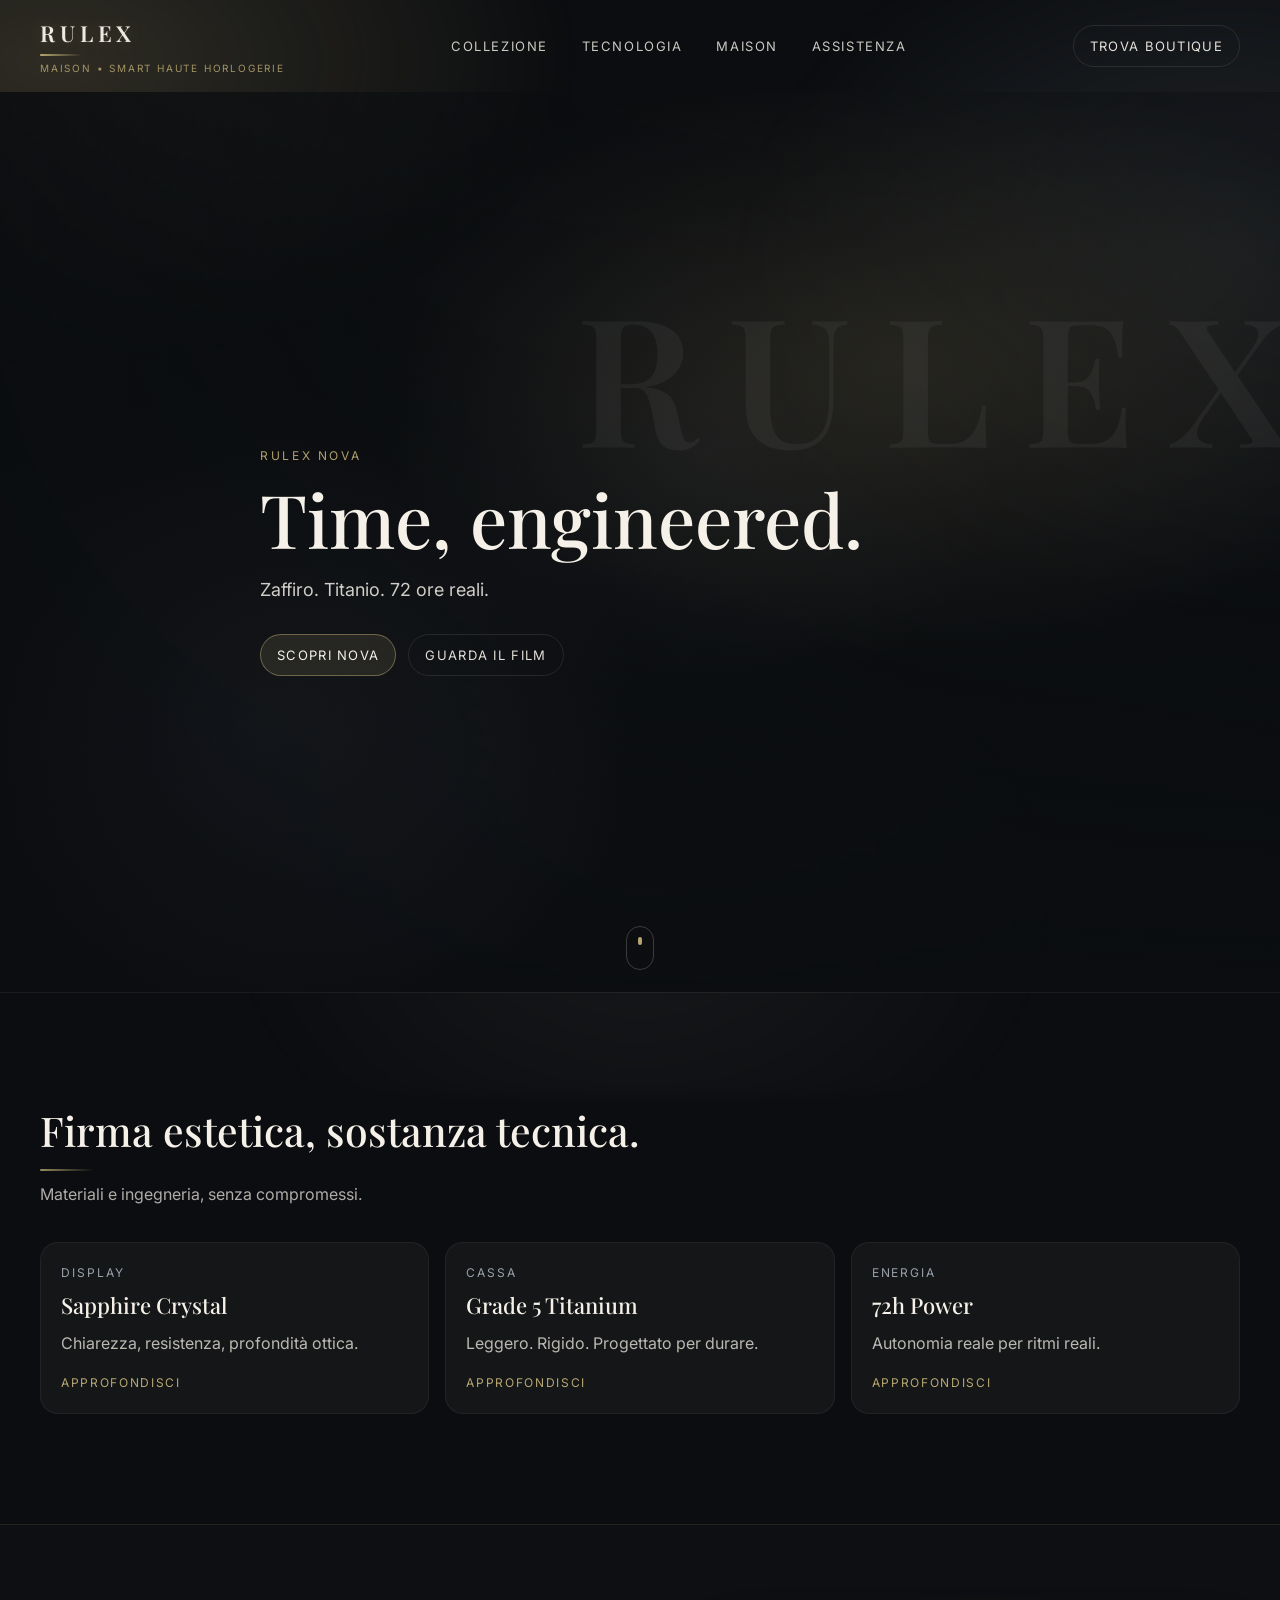
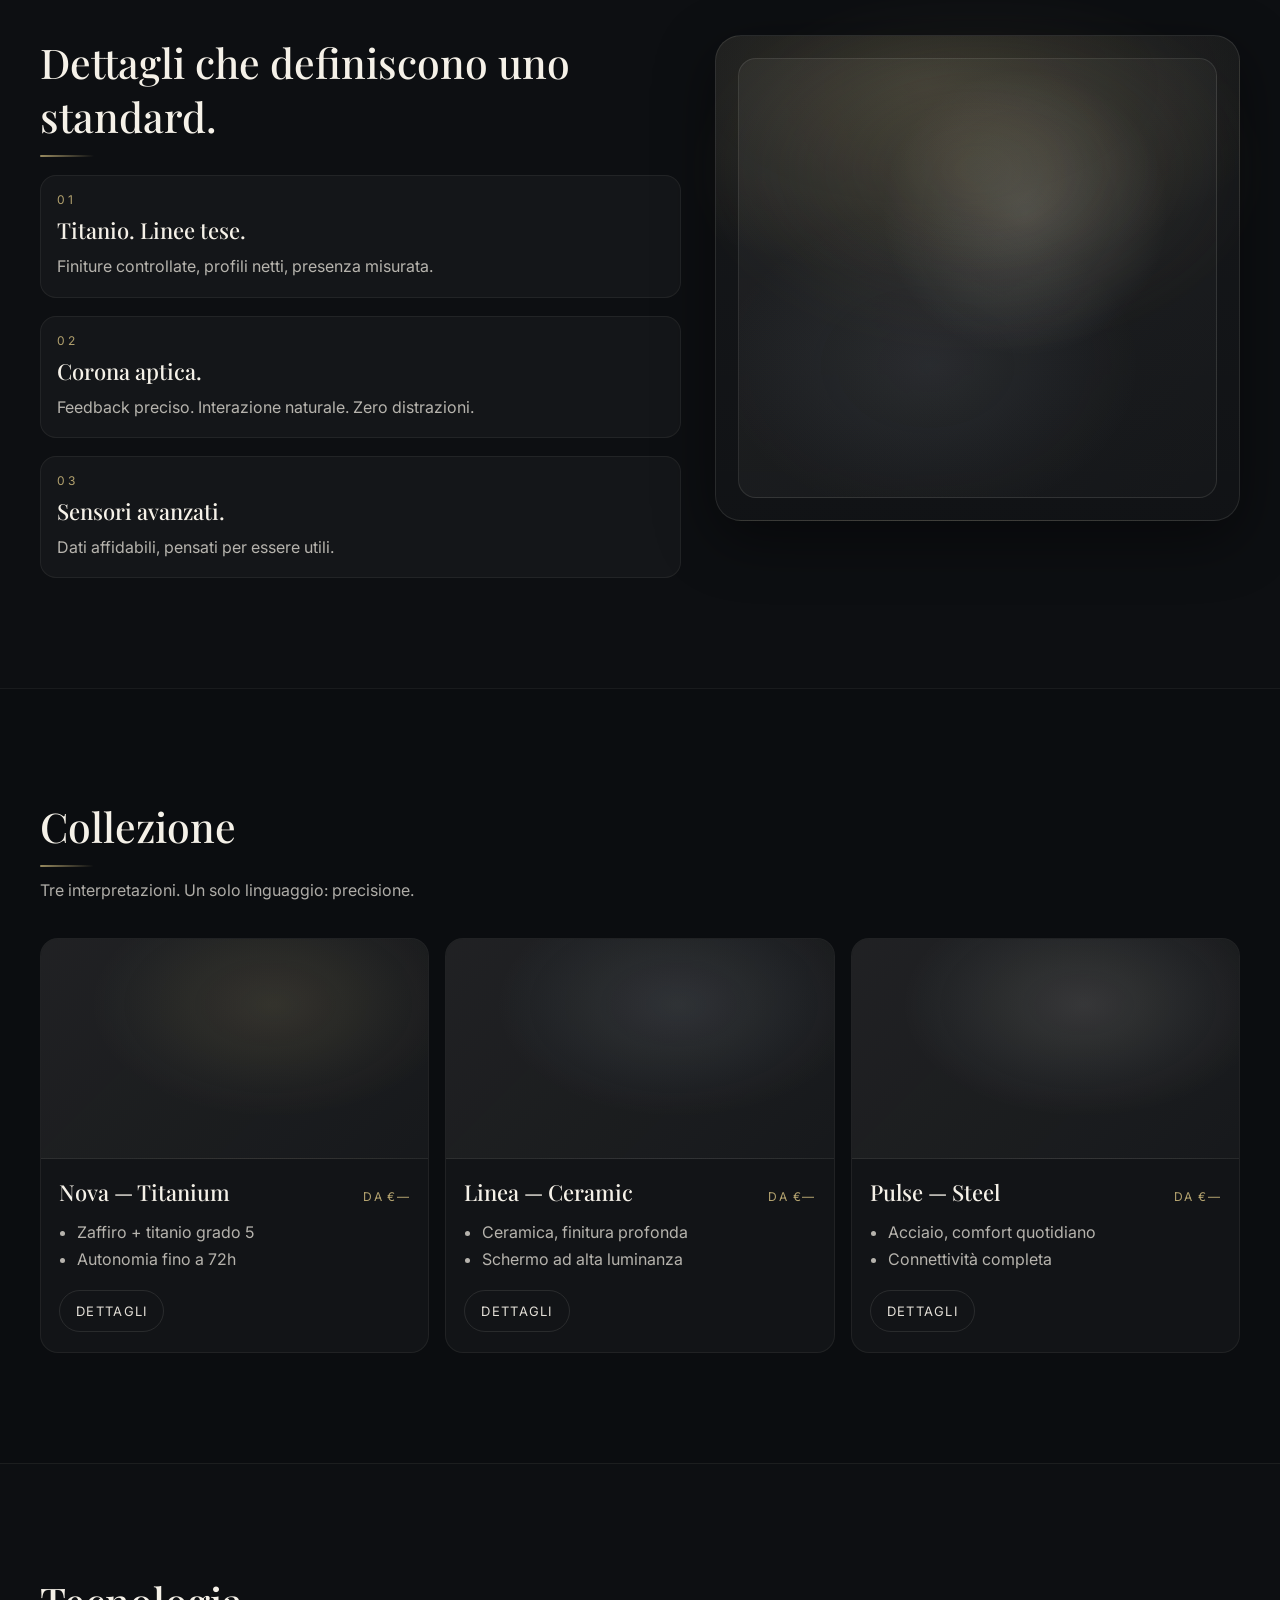
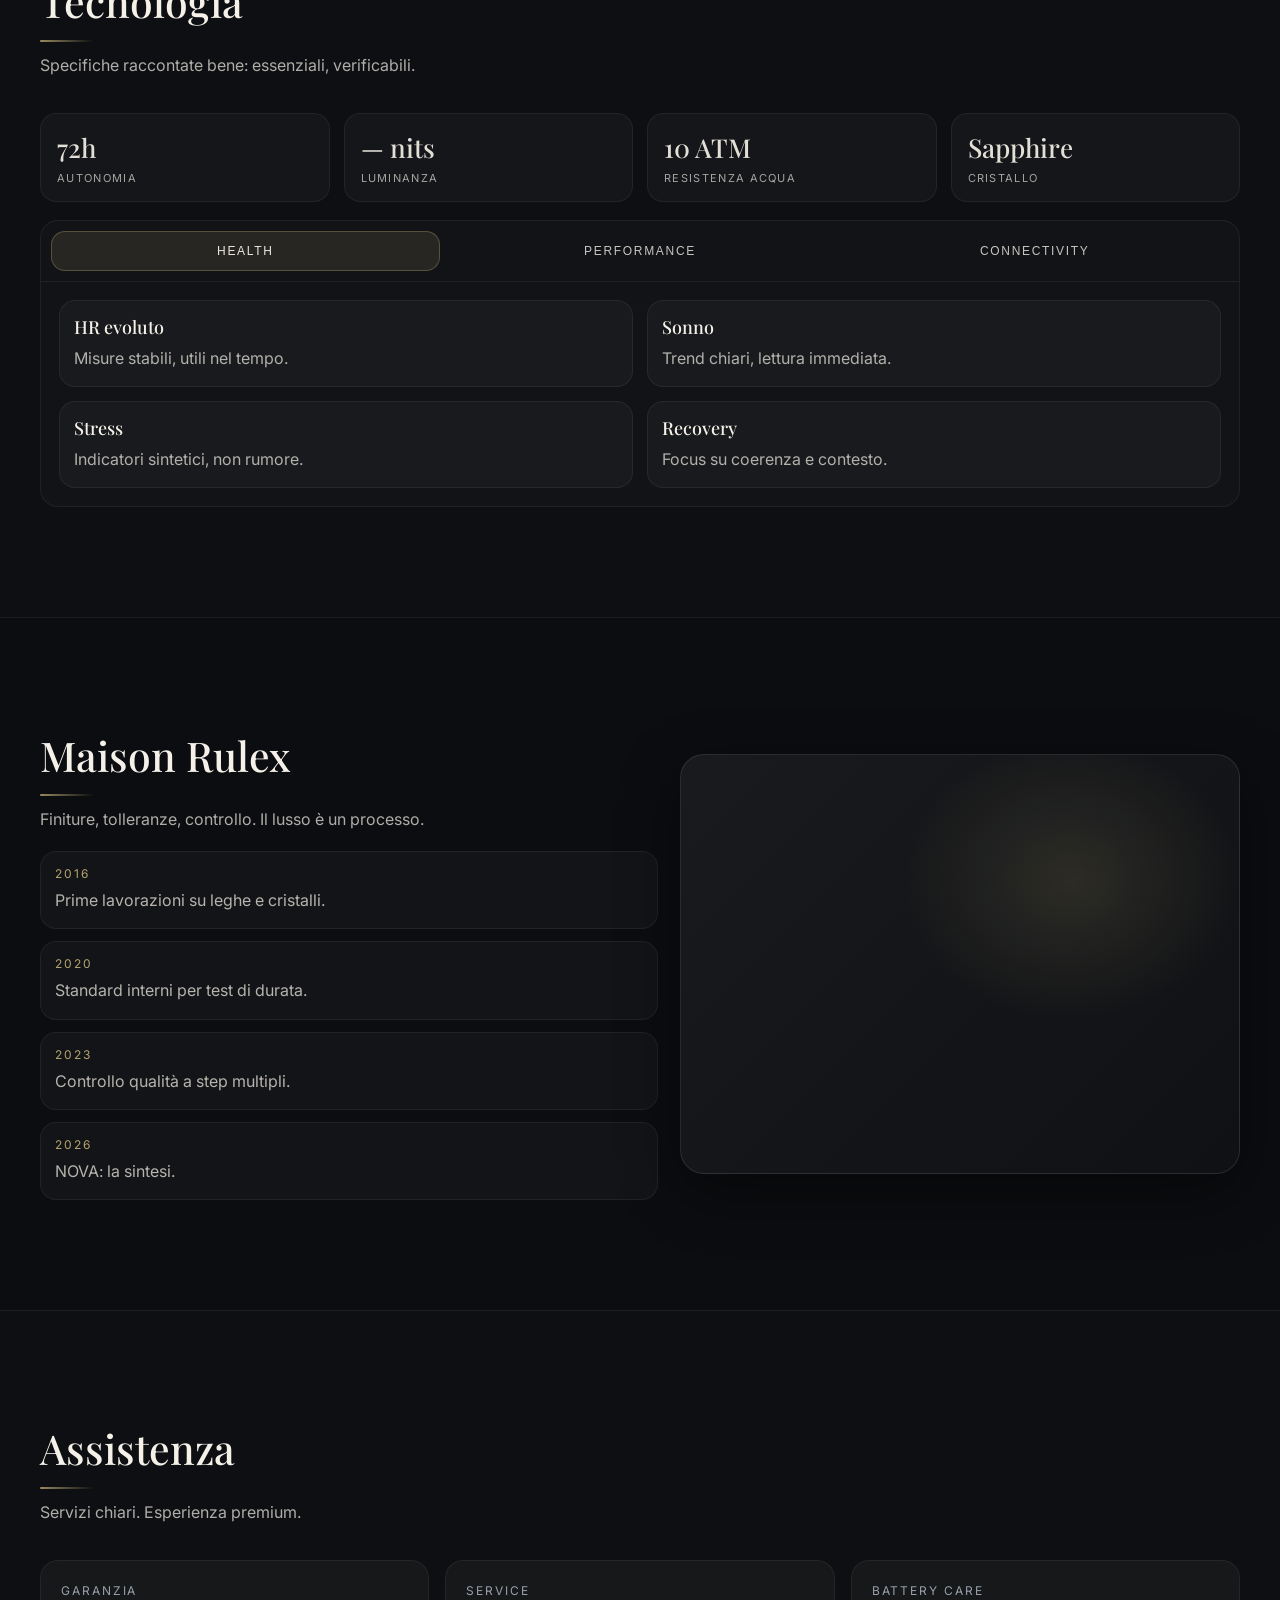
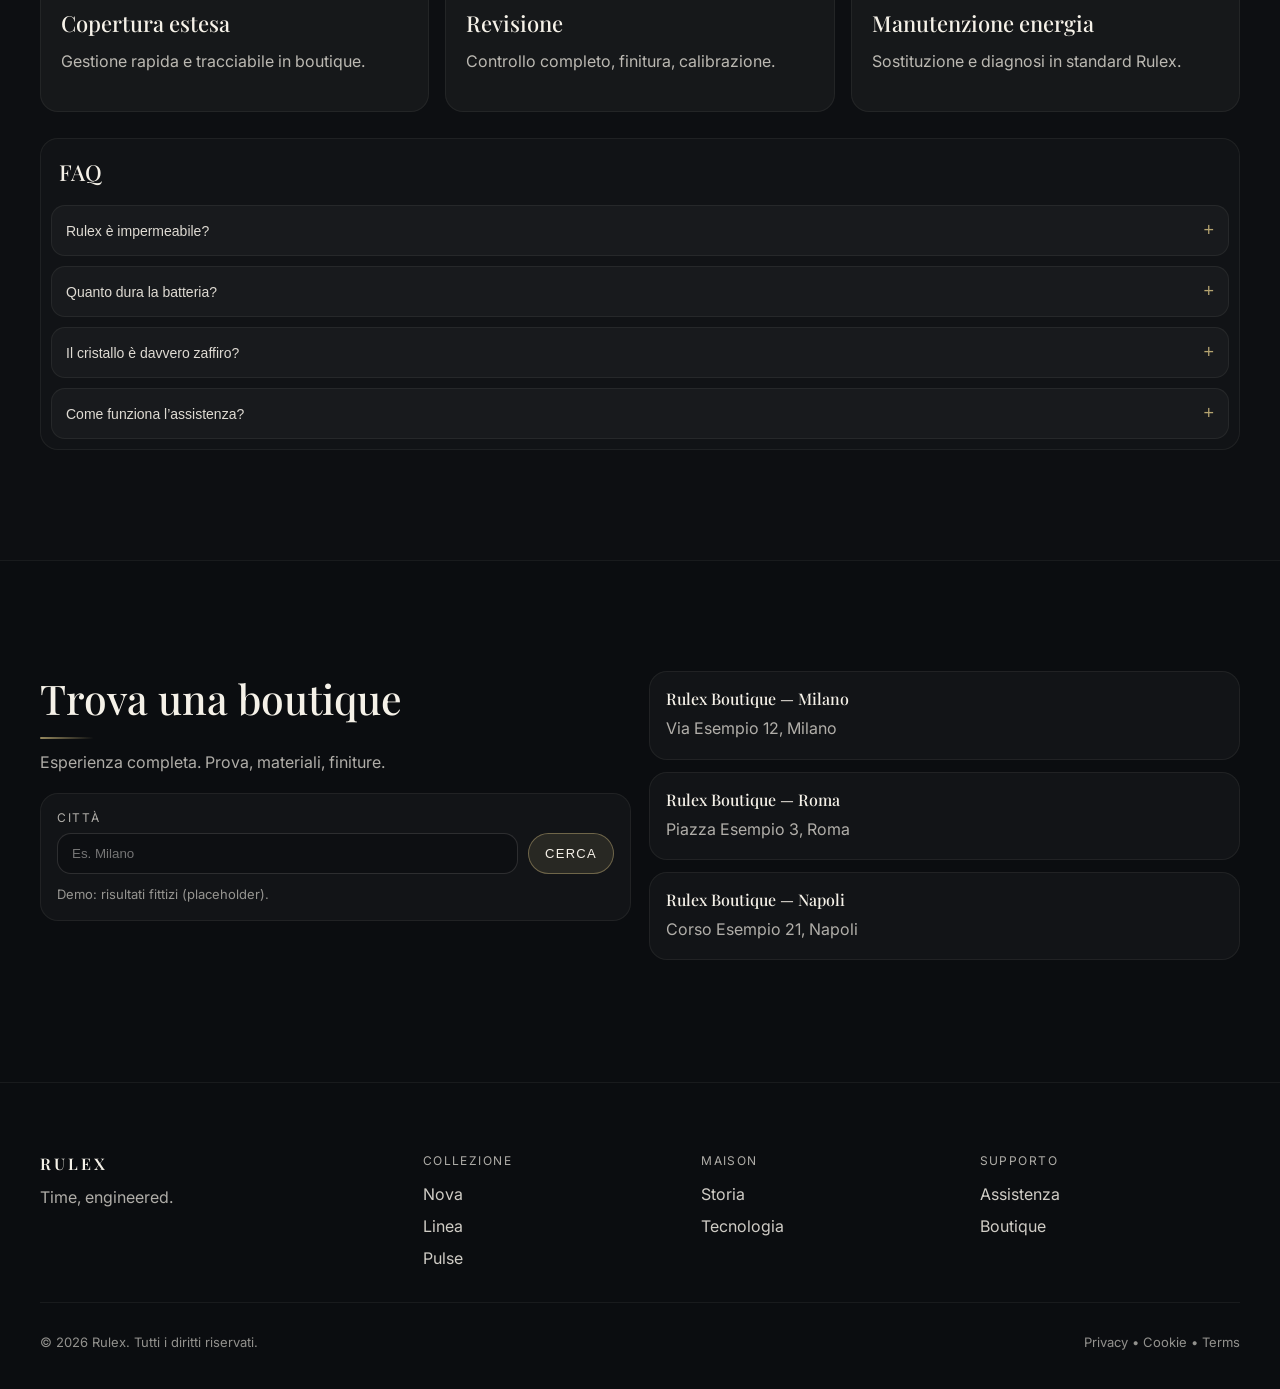
<file: Corso_Python/Febbraio/03_Martedi/Pomeriggio/esercizio_sito/index.html>
<!DOCTYPE html>
<html lang="it">
<head>
  <meta charset="UTF-8" />
  <meta name="viewport" content="width=device-width, initial-scale=1.0" />
  <title>RULEX — Time, engineered.</title>
  <meta name="description" content="RULEX. Luxury smartwatch engineered for precision. Sapphire, titanium, 72h power." />

  <!-- Fonts -->
  <link rel="preconnect" href="https://fonts.googleapis.com">
  <link rel="preconnect" href="https://fonts.gstatic.com" crossorigin>
  <link href="https://fonts.googleapis.com/css2?family=Inter:wght@300;400;500;600&family=Playfair+Display:wght@400;500;600&display=swap" rel="stylesheet">

  <link rel="stylesheet" href="styles.css" />
</head>

<body>
  <!-- Top progress line -->
  <div class="progress" aria-hidden="true">
    <div class="progress__bar" id="progressBar"></div>
  </div>

  <!-- Header -->
  <header class="header" id="header">
    <div class="container header__inner">
      <a class="brand" href="#top" aria-label="Rulex Home">
        <span class="brand__mark">RULEX</span>
        <span class="brand__tag">MAISON • SMART HAUTE HORLOGERIE</span>
      </a>

      <nav class="nav" aria-label="Primary">
        <a class="nav__link" href="#collection">Collezione</a>
        <a class="nav__link" href="#technology">Tecnologia</a>
        <a class="nav__link" href="#maison">Maison</a>
        <a class="nav__link" href="#support">Assistenza</a>
      </nav>

      <div class="header__actions">
        <a class="btn btn--ghost" href="#boutique">Trova boutique</a>
      </div>

      <button class="burger" id="burger" aria-label="Apri menu" aria-expanded="false">
        <span></span><span></span>
      </button>
    </div>

    <!-- Mobile menu -->
    <div class="mobile" id="mobileMenu" aria-hidden="true">
      <div class="container mobile__inner">
        <a class="mobile__link" href="#collection">Collezione</a>
        <a class="mobile__link" href="#technology">Tecnologia</a>
        <a class="mobile__link" href="#maison">Maison</a>
        <a class="mobile__link" href="#support">Assistenza</a>
        <a class="btn btn--ghost mobile__cta" href="#boutique">Trova boutique</a>
      </div>
    </div>
  </header>

  <!-- Hero -->
  <main id="top">
    <section class="hero">
      <div class="hero__bg" aria-hidden="true"></div>
      <div class="hero__overlay" aria-hidden="true"></div>

      <div class="hero__watermark" aria-hidden="true">RULEX</div>

      <div class="container hero__inner">
        <p class="eyebrow reveal">RULEX NOVA</p>
        <h1 class="hero__title reveal">Time, engineered.</h1>
        <p class="hero__sub reveal">Zaffiro. Titanio. 72 ore reali.</p>

        <div class="hero__cta reveal">
          <a class="btn" href="#collection">Scopri Nova</a>
          <a class="btn btn--ghost" href="#technology">Guarda il film</a>
        </div>
      </div>

      <div class="scroll-indicator" aria-hidden="true">
        <span></span>
      </div>
    </section>

    <!-- Signature -->
    <section class="section">
      <div class="container">
        <div class="section__head">
          <h2 class="section__title reveal">Firma estetica, sostanza tecnica.</h2>
          <p class="section__desc reveal">Materiali e ingegneria, senza compromessi.</p>
        </div>

        <div class="grid3">
          <article class="card reveal">
            <p class="card__kicker">Display</p>
            <h3 class="card__title">Sapphire Crystal</h3>
            <p class="card__text">Chiarezza, resistenza, profondità ottica.</p>
            <a class="card__link" href="#technology">Approfondisci</a>
          </article>

          <article class="card reveal">
            <p class="card__kicker">Cassa</p>
            <h3 class="card__title">Grade 5 Titanium</h3>
            <p class="card__text">Leggero. Rigido. Progettato per durare.</p>
            <a class="card__link" href="#technology">Approfondisci</a>
          </article>

          <article class="card reveal">
            <p class="card__kicker">Energia</p>
            <h3 class="card__title">72h Power</h3>
            <p class="card__text">Autonomia reale per ritmi reali.</p>
            <a class="card__link" href="#technology">Approfondisci</a>
          </article>
        </div>
      </div>
    </section>

    <!-- Sticky Showcase -->
    <section class="section showcase">
      <div class="container showcase__grid">
        <div class="showcase__copy">
          <h2 class="section__title reveal">Dettagli che definiscono uno standard.</h2>

          <div class="step reveal" data-step="1">
            <p class="step__kicker">01</p>
            <h3 class="step__title">Titanio. Linee tese.</h3>
            <p class="step__text">Finiture controllate, profili netti, presenza misurata.</p>
          </div>

          <div class="step reveal" data-step="2">
            <p class="step__kicker">02</p>
            <h3 class="step__title">Corona aptica.</h3>
            <p class="step__text">Feedback preciso. Interazione naturale. Zero distrazioni.</p>
          </div>

          <div class="step reveal" data-step="3">
            <p class="step__kicker">03</p>
            <h3 class="step__title">Sensori avanzati.</h3>
            <p class="step__text">Dati affidabili, pensati per essere utili.</p>
          </div>
        </div>

        <div class="showcase__media reveal" aria-hidden="true">
          <div class="watch-frame">
            <div class="watch-glow"></div>
            <div class="watch-image"></div>
          </div>
        </div>
      </div>
    </section>

    <!-- Collection -->
    <section class="section" id="collection">
      <div class="container">
        <div class="section__head">
          <h2 class="section__title reveal">Collezione</h2>
          <p class="section__desc reveal">Tre interpretazioni. Un solo linguaggio: precisione.</p>
        </div>

        <div class="collection">
          <article class="product reveal">
            <div class="product__media" aria-hidden="true"></div>
            <div class="product__body">
              <div class="product__top">
                <h3 class="product__title">Nova — Titanium</h3>
                <p class="product__price">Da €—</p>
              </div>
              <ul class="product__specs">
                <li>Zaffiro + titanio grado 5</li>
                <li>Autonomia fino a 72h</li>
              </ul>
              <a class="btn btn--ghost" href="#technology">Dettagli</a>
            </div>
          </article>

          <article class="product reveal">
            <div class="product__media product__media--2" aria-hidden="true"></div>
            <div class="product__body">
              <div class="product__top">
                <h3 class="product__title">Linea — Ceramic</h3>
                <p class="product__price">Da €—</p>
              </div>
              <ul class="product__specs">
                <li>Ceramica, finitura profonda</li>
                <li>Schermo ad alta luminanza</li>
              </ul>
              <a class="btn btn--ghost" href="#technology">Dettagli</a>
            </div>
          </article>

          <article class="product reveal">
            <div class="product__media product__media--3" aria-hidden="true"></div>
            <div class="product__body">
              <div class="product__top">
                <h3 class="product__title">Pulse — Steel</h3>
                <p class="product__price">Da €—</p>
              </div>
              <ul class="product__specs">
                <li>Acciaio, comfort quotidiano</li>
                <li>Connettività completa</li>
              </ul>
              <a class="btn btn--ghost" href="#technology">Dettagli</a>
            </div>
          </article>
        </div>
      </div>
    </section>

    <!-- Technology -->
    <section class="section" id="technology">
      <div class="container">
        <div class="section__head">
          <h2 class="section__title reveal">Tecnologia</h2>
          <p class="section__desc reveal">Specifiche raccontate bene: essenziali, verificabili.</p>
        </div>

        <div class="stats reveal">
          <div class="stat">
            <p class="stat__num">72h</p>
            <p class="stat__label">Autonomia</p>
          </div>
          <div class="stat">
            <p class="stat__num">— nits</p>
            <p class="stat__label">Luminanza</p>
          </div>
          <div class="stat">
            <p class="stat__num">10 ATM</p>
            <p class="stat__label">Resistenza acqua</p>
          </div>
          <div class="stat">
            <p class="stat__num">Sapphire</p>
            <p class="stat__label">Cristallo</p>
          </div>
        </div>

        <div class="tabs reveal">
          <div class="tabs__bar" role="tablist" aria-label="Technology tabs">
            <button class="tab is-active" role="tab" aria-selected="true" data-tab="health">Health</button>
            <button class="tab" role="tab" aria-selected="false" data-tab="performance">Performance</button>
            <button class="tab" role="tab" aria-selected="false" data-tab="connectivity">Connectivity</button>
          </div>

          <div class="tabs__panel is-active" role="tabpanel" data-panel="health">
            <div class="feature-grid">
              <div class="feature"><h4>HR evoluto</h4><p>Misure stabili, utili nel tempo.</p></div>
              <div class="feature"><h4>Sonno</h4><p>Trend chiari, lettura immediata.</p></div>
              <div class="feature"><h4>Stress</h4><p>Indicatori sintetici, non rumore.</p></div>
              <div class="feature"><h4>Recovery</h4><p>Focus su coerenza e contesto.</p></div>
            </div>
          </div>

          <div class="tabs__panel" role="tabpanel" data-panel="performance">
            <div class="feature-grid">
              <div class="feature"><h4>Chipset</h4><p>Reattività costante.</p></div>
              <div class="feature"><h4>GPU/UI</h4><p>Animazioni fluide, zero lag.</p></div>
              <div class="feature"><h4>Autonomia</h4><p>Ottimizzazione di sistema.</p></div>
              <div class="feature"><h4>Ricarica</h4><p>Tempi controllati, gestione termica.</p></div>
            </div>
          </div>

          <div class="tabs__panel" role="tabpanel" data-panel="connectivity">
            <div class="feature-grid">
              <div class="feature"><h4>LTE (opz.)</h4><p>Libertà senza telefono.</p></div>
              <div class="feature"><h4>GPS</h4><p>Tracciamento solido.</p></div>
              <div class="feature"><h4>NFC</h4><p>Pagamenti rapidi.</p></div>
              <div class="feature"><h4>Wi-Fi/BT</h4><p>Connessioni affidabili.</p></div>
            </div>
          </div>
        </div>
      </div>
    </section>

    <!-- Maison -->
    <section class="section maison" id="maison">
      <div class="container maison__grid">
        <div class="maison__copy">
          <h2 class="section__title reveal">Maison Rulex</h2>
          <p class="section__desc reveal">Finiture, tolleranze, controllo. Il lusso è un processo.</p>

          <div class="timeline reveal">
            <div class="time">
              <p class="time__year">2016</p>
              <p class="time__text">Prime lavorazioni su leghe e cristalli.</p>
            </div>
            <div class="time">
              <p class="time__year">2020</p>
              <p class="time__text">Standard interni per test di durata.</p>
            </div>
            <div class="time">
              <p class="time__year">2023</p>
              <p class="time__text">Controllo qualità a step multipli.</p>
            </div>
            <div class="time">
              <p class="time__year">2026</p>
              <p class="time__text">NOVA: la sintesi.</p>
            </div>
          </div>
        </div>

        <div class="maison__media reveal" aria-hidden="true">
          <div class="maison__image"></div>
        </div>
      </div>
    </section>

    <!-- Support -->
    <section class="section" id="support">
      <div class="container">
        <div class="section__head">
          <h2 class="section__title reveal">Assistenza</h2>
          <p class="section__desc reveal">Servizi chiari. Esperienza premium.</p>
        </div>

        <div class="grid3">
          <article class="card reveal">
            <p class="card__kicker">Garanzia</p>
            <h3 class="card__title">Copertura estesa</h3>
            <p class="card__text">Gestione rapida e tracciabile in boutique.</p>
          </article>

          <article class="card reveal">
            <p class="card__kicker">Service</p>
            <h3 class="card__title">Revisione</h3>
            <p class="card__text">Controllo completo, finitura, calibrazione.</p>
          </article>

          <article class="card reveal">
            <p class="card__kicker">Battery Care</p>
            <h3 class="card__title">Manutenzione energia</h3>
            <p class="card__text">Sostituzione e diagnosi in standard Rulex.</p>
          </article>
        </div>

        <div class="faq reveal">
          <h3 class="faq__title">FAQ</h3>

          <div class="accordion">
            <button class="acc" aria-expanded="false">
              <span>Rulex è impermeabile?</span>
              <span class="acc__icon">+</span>
            </button>
            <div class="acc__panel">
              <p>Rulex è progettato per resistenza all’acqua fino a 10 ATM (specifiche soggette al modello).</p>
            </div>

            <button class="acc" aria-expanded="false">
              <span>Quanto dura la batteria?</span>
              <span class="acc__icon">+</span>
            </button>
            <div class="acc__panel">
              <p>Fino a 72 ore in uso tipico, con gestione energetica ottimizzata.</p>
            </div>

            <button class="acc" aria-expanded="false">
              <span>Il cristallo è davvero zaffiro?</span>
              <span class="acc__icon">+</span>
            </button>
            <div class="acc__panel">
              <p>Sì: cristallo zaffiro per resistenza e resa ottica.</p>
            </div>

            <button class="acc" aria-expanded="false">
              <span>Come funziona l’assistenza?</span>
              <span class="acc__icon">+</span>
            </button>
            <div class="acc__panel">
              <p>Puoi avviare la richiesta in boutique: diagnosi, tempi e tracciamento vengono comunicati in modo trasparente.</p>
            </div>
          </div>
        </div>
      </div>
    </section>

    <!-- Boutique -->
    <section class="section boutique" id="boutique">
      <div class="container boutique__grid">
        <div class="boutique__copy reveal">
          <h2 class="section__title">Trova una boutique</h2>
          <p class="section__desc">Esperienza completa. Prova, materiali, finiture.</p>

          <div class="locator">
            <label class="locator__label" for="city">Città</label>
            <div class="locator__row">
              <input class="locator__input" id="city" type="text" placeholder="Es. Milano" />
              <button class="btn" id="searchBoutique">Cerca</button>
            </div>
            <p class="locator__hint">Demo: risultati fittizi (placeholder).</p>
          </div>
        </div>

        <div class="boutique__list reveal" id="boutiqueList" aria-live="polite">
          <div class="boutique-card">
            <p class="boutique-card__name">Rulex Boutique — Milano</p>
            <p class="boutique-card__addr">Via Esempio 12, Milano</p>
          </div>
          <div class="boutique-card">
            <p class="boutique-card__name">Rulex Boutique — Roma</p>
            <p class="boutique-card__addr">Piazza Esempio 3, Roma</p>
          </div>
          <div class="boutique-card">
            <p class="boutique-card__name">Rulex Boutique — Napoli</p>
            <p class="boutique-card__addr">Corso Esempio 21, Napoli</p>
          </div>
        </div>
      </div>
    </section>
  </main>

  <!-- Footer -->
  <footer class="footer">
    <div class="container footer__grid">
      <div>
        <p class="footer__brand">RULEX</p>
        <p class="footer__note">Time, engineered.</p>
      </div>

      <div>
        <p class="footer__head">Collezione</p>
        <a class="footer__link" href="#collection">Nova</a>
        <a class="footer__link" href="#collection">Linea</a>
        <a class="footer__link" href="#collection">Pulse</a>
      </div>

      <div>
        <p class="footer__head">Maison</p>
        <a class="footer__link" href="#maison">Storia</a>
        <a class="footer__link" href="#technology">Tecnologia</a>
      </div>

      <div>
        <p class="footer__head">Supporto</p>
        <a class="footer__link" href="#support">Assistenza</a>
        <a class="footer__link" href="#boutique">Boutique</a>
      </div>
    </div>

    <div class="container footer__bottom">
      <p>© <span id="year"></span> Rulex. Tutti i diritti riservati.</p>
      <p class="footer__legal">Privacy • Cookie • Terms</p>
    </div>
  </footer>

  <script src="main.js"></script>
</body>
</html>
</file>
<file: Corso_Python/Febbraio/03_Martedi/Pomeriggio/esercizio_sito/styles.css>
:root{
  --bg: #0B0D10;
  --ink: #F5F1E8;
  --muted: #A7B0BC;
  --gold: #C7B47A;

  --gold2: #E0D2A2;
  --aurora1: rgba(199,180,122,0.20);
  --aurora2: rgba(167,176,188,0.16);
  --aurora3: rgba(245,241,232,0.06);

  --card: rgba(245, 241, 232, 0.04);
  --line: rgba(245, 241, 232, 0.10);
  --line2: rgba(245, 241, 232, 0.06);

  --shadow: 0 18px 60px rgba(0,0,0,0.45);

  --serif: "Playfair Display", serif;
  --sans: "Inter", system-ui, -apple-system, Segoe UI, Roboto, Arial, sans-serif;

  --container: 1200px;
  --radius: 18px;
}

*{ box-sizing: border-box; }
html{ scroll-behavior: smooth; }
body{
  margin:0;
  font-family: var(--sans);
  background: var(--bg);
  color: var(--ink);
}

body::before{
  content:"";
  position: fixed;
  inset: -200px;
  z-index: -1;
  background:
    radial-gradient(900px 520px at 15% 20%, var(--aurora1), transparent 60%),
    radial-gradient(820px 600px at 85% 35%, var(--aurora2), transparent 62%),
    radial-gradient(700px 520px at 50% 85%, var(--aurora3), transparent 65%);
  filter: blur(10px);
  opacity: 0.95;
  pointer-events: none;
}

a{ color: inherit; text-decoration: none; }
.container{
  width: min(var(--container), calc(100% - 40px));
  margin: 0 auto;
}

.progress{
  position: fixed;
  top:0; left:0;
  width:100%;
  height: 2px;
  background: transparent;
  z-index: 9999;
}
.progress__bar{
  height: 100%;
  width: 0%;
  background: var(--gold);
  opacity: 0.9;
}

/* Header */
.header{
  position: sticky;
  top:0;
  z-index: 1000;
  transition: all .25s ease;
  background: transparent;
}
.header.is-scrolled{
  background: rgba(11, 13, 16, 0.60);
  backdrop-filter: blur(10px);
  border-bottom: 1px solid rgba(199,180,122,0.22);
}
.header__inner{
  height: 92px;
  display:flex;
  align-items:center;
  justify-content: space-between;
  gap: 16px;
}
.header.is-scrolled .header__inner{ height: 74px; }

.brand__mark{
  font-family: var(--serif);
  letter-spacing: 0.22em;
  font-weight: 600;
  font-size: 22px;
  position: relative;
  color: rgba(245,241,232,0.96);
  text-shadow:
    0 0 18px rgba(199,180,122,0.22),
    0 0 2px rgba(245,241,232,0.15);
}
.brand__mark::after{
  content:"";
  display:block;
  height: 2px;
  width: 42px;
  margin-top: 6px;
  border-radius: 999px;
  background: linear-gradient(90deg, var(--gold), rgba(199,180,122,0.0));
  opacity: 0.9;
}
.brand__tag{
  display:block;
  margin-top: 6px;
  font-size: 10px;
  letter-spacing: 0.18em;
  text-transform: uppercase;
  color: rgba(199,180,122,0.78);
}

.nav{
  display:flex;
  gap: 18px;
}
.nav__link{
  font-size: 13px;
  letter-spacing: 0.12em;
  text-transform: uppercase;
  color: rgba(245,241,232,0.82);
  padding: 10px 8px;
  border-radius: 12px;
  transition: color .2s ease, background .2s ease;
}
.nav__link:hover{
  color: var(--ink);
  background: rgba(245,241,232,0.04);
}

.header__actions{ display:flex; gap: 10px; }

/* Mobile */
.burger{
  display:none;
  width: 44px;
  height: 44px;
  border: 1px solid var(--line2);
  border-radius: 14px;
  background: transparent;
  cursor: pointer;
}
.burger span{
  display:block;
  width: 18px;
  height: 2px;
  background: rgba(245,241,232,0.8);
  margin: 6px auto;
  transition: transform .2s ease, opacity .2s ease;
}
.mobile{
  display:none;
  border-top: 1px solid var(--line2);
  background: rgba(11,13,16,0.88);
  backdrop-filter: blur(10px);
}
.mobile__inner{
  padding: 18px 0 22px;
  display:flex;
  flex-direction: column;
  gap: 10px;
}
.mobile__link{
  padding: 12px 10px;
  border-radius: 14px;
  border: 1px solid var(--line2);
  color: rgba(245,241,232,0.9);
}
.mobile__cta{ margin-top: 6px; }

/* Buttons */
.btn{
  display:inline-flex;
  align-items:center;
  justify-content:center;
  gap: 10px;
  padding: 12px 16px;
  border-radius: 999px;
  border: 1px solid rgba(199,180,122,0.45);
  background: rgba(199,180,122,0.12);
  color: var(--ink);
  font-size: 13px;
  letter-spacing: 0.10em;
  text-transform: uppercase;
  cursor:pointer;
  transition: transform .18s ease, background .18s ease, border-color .18s ease;
}
.btn:hover{
  transform: translateY(-1px);
  border-color: rgba(199,180,122,0.70);
  background: rgba(199,180,122,0.18);
}
.btn--ghost{
  background: transparent;
  border: 1px solid var(--line);
  color: rgba(245,241,232,0.92);
}
.btn--ghost:hover{
  border-color: rgba(199,180,122,0.45);
  background: rgba(245,241,232,0.04);
}

/* Hero */
.hero{
  position: relative;
  min-height: 100vh;
  display:flex;
  align-items:center;
  overflow:hidden;
}
.hero__bg{
  position:absolute;
  inset:0;
  background:
    radial-gradient(900px 500px at 70% 30%, rgba(199,180,122,0.22), transparent 60%),
    radial-gradient(700px 600px at 20% 70%, rgba(167,176,188,0.18), transparent 55%),
    radial-gradient(520px 420px at 55% 40%, rgba(245,241,232,0.08), transparent 60%),
    linear-gradient(180deg, rgba(11,13,16,0.0), rgba(11,13,16,0.92));
  filter: saturate(1.15);
}
.hero__overlay{
  position:absolute;
  inset:0;
  background: linear-gradient(90deg, rgba(11,13,16,0.88) 0%, rgba(11,13,16,0.55) 40%, rgba(11,13,16,0.35) 100%);
}

.hero__watermark{
  position: absolute;
  right: -40px;
  top: 18%;
  font-family: var(--serif);
  font-weight: 600;
  font-size: clamp(92px, 14vw, 220px);
  letter-spacing: 0.18em;
  color: rgba(245,241,232,0.05);
  text-transform: uppercase;
  pointer-events: none;
  user-select: none;
  mix-blend-mode: screen;
}

.hero__inner{
  position: relative;
  padding: 120px 0 80px;
  max-width: 760px;
}
.eyebrow{
  color: rgba(199,180,122,0.88);
  letter-spacing: 0.22em;
  text-transform: uppercase;
  font-size: 12px;
  margin: 0 0 18px;
}
.hero__title{
  font-family: var(--serif);
  font-weight: 500;
  font-size: clamp(44px, 6vw, 74px);
  line-height: 1.02;
  margin: 0 0 18px;
}
.hero__sub{
  color: rgba(245,241,232,0.84);
  font-size: 18px;
  line-height: 1.7;
  margin: 0 0 28px;
}
.hero__cta{ display:flex; gap: 12px; flex-wrap: wrap; }

.scroll-indicator{
  position:absolute;
  left: 50%;
  bottom: 22px;
  transform: translateX(-50%);
  width: 28px;
  height: 44px;
  border: 1px solid rgba(245,241,232,0.20);
  border-radius: 999px;
  display:flex;
  justify-content:center;
  padding-top: 10px;
}
.scroll-indicator span{
  width: 4px;
  height: 8px;
  border-radius: 999px;
  background: rgba(199,180,122,0.9);
  animation: scrollDot 1.2s infinite ease-in-out;
}
@keyframes scrollDot{
  0%{ transform: translateY(0); opacity: .2; }
  50%{ transform: translateY(10px); opacity: 1; }
  100%{ transform: translateY(0); opacity: .2; }
}

/* Sections */
.section{
  padding: 110px 0;
  border-top: 1px solid rgba(245,241,232,0.06);
}
.section:nth-of-type(odd){
  background: rgba(245,241,232,0.01);
}
.section:nth-of-type(even){
  background: rgba(11,13,16,0.00);
}

.section__head{ margin-bottom: 34px; }

.section__title{
  font-family: var(--serif);
  font-weight: 500;
  font-size: clamp(28px, 3.2vw, 44px);
  margin: 0 0 10px;
  position: relative;
}
.section__title::after{
  content:"";
  display:block;
  height: 2px;
  width: 54px;
  margin-top: 12px;
  border-radius: 999px;
  background: linear-gradient(90deg, var(--gold), rgba(199,180,122,0.0));
  opacity: 0.75;
}

.section__desc{
  margin: 0;
  color: rgba(245,241,232,0.70);
  max-width: 64ch;
  line-height: 1.7;
}

/* Cards */
.grid3{
  display:grid;
  grid-template-columns: repeat(3, 1fr);
  gap: 16px;
}
.card{
  background: var(--card);
  border: 1px solid var(--line2);
  border-radius: var(--radius);
  padding: 22px 20px;
  box-shadow: 0 0 0 rgba(0,0,0,0);
  transition: transform .18s ease, border-color .18s ease, background .18s ease;
}
.card:hover{
  transform: translateY(-3px);
  border-color: rgba(199,180,122,0.30);
  background: rgba(245,241,232,0.05);
}
.card__kicker{
  margin: 0 0 10px;
  font-size: 12px;
  letter-spacing: 0.16em;
  text-transform: uppercase;
  color: rgba(167,176,188,0.90);
}
.card__title{
  margin: 0 0 10px;
  font-family: var(--serif);
  font-weight: 500;
  font-size: 22px;
}
.card__text{
  margin: 0 0 14px;
  color: rgba(245,241,232,0.74);
  line-height: 1.7;
}
.card__link{
  font-size: 12px;
  letter-spacing: 0.14em;
  text-transform: uppercase;
  color: rgba(199,180,122,0.92);
}

/* Showcase */
.showcase{
  border-top: 1px solid rgba(199,180,122,0.12);
}
.showcase__grid{
  display:grid;
  grid-template-columns: 1.1fr 0.9fr;
  gap: 34px;
  align-items: start;
}
.step{
  margin-top: 18px;
  padding: 16px 16px;
  border-radius: 16px;
  border: 1px solid var(--line2);
  background: rgba(245,241,232,0.03);
}
.step__kicker{
  margin: 0 0 8px;
  color: rgba(199,180,122,0.88);
  letter-spacing: 0.22em;
  text-transform: uppercase;
  font-size: 12px;
}
.step__title{
  margin: 0 0 8px;
  font-family: var(--serif);
  font-weight: 500;
  font-size: 22px;
}
.step__text{
  margin: 0;
  color: rgba(245,241,232,0.72);
  line-height: 1.7;
}

.showcase__media{
  position: sticky;
  top: 110px;
}
.watch-frame{
  position: relative;
  border-radius: 26px;
  border: 1px solid rgba(245,241,232,0.10);
  background:
    radial-gradient(600px 320px at 40% 10%, rgba(199,180,122,0.16), transparent 60%),
    linear-gradient(180deg, rgba(245,241,232,0.04), rgba(245,241,232,0.02));
  padding: 22px;
  box-shadow: var(--shadow);
}
.watch-glow{
  position:absolute;
  inset: -30px;
  background: radial-gradient(420px 260px at 50% 30%, rgba(199,180,122,0.18), transparent 70%);
  filter: blur(18px);
  opacity: 0.7;
  pointer-events:none;
}
.watch-image{
  height: 440px;
  border-radius: 18px;
  border: 1px solid rgba(245,241,232,0.10);
  background:
    radial-gradient(220px 220px at 60% 35%, rgba(245,241,232,0.16), transparent 65%),
    radial-gradient(300px 220px at 40% 70%, rgba(167,176,188,0.10), transparent 70%),
    linear-gradient(135deg, rgba(245,241,232,0.06), rgba(245,241,232,0.02));
}

/* Collection */
.collection{
  display:grid;
  grid-template-columns: repeat(3, 1fr);
  gap: 16px;
}
.product{
  border-radius: var(--radius);
  overflow:hidden;
  border: 1px solid var(--line2);
  background: rgba(245,241,232,0.03);
  transition: transform .18s ease, border-color .18s ease;
}
.product:hover{
  transform: translateY(-3px);
  border-color: rgba(199,180,122,0.28);
}
.product__media{
  height: 220px;
  background:
    radial-gradient(260px 160px at 60% 30%, rgba(199,180,122,0.14), transparent 70%),
    linear-gradient(135deg, rgba(245,241,232,0.06), rgba(245,241,232,0.02));
  border-bottom: 1px solid var(--line2);
}
.product__media--2{
  background:
    radial-gradient(260px 160px at 60% 30%, rgba(167,176,188,0.14), transparent 70%),
    linear-gradient(135deg, rgba(245,241,232,0.06), rgba(245,241,232,0.02));
}
.product__media--3{
  background:
    radial-gradient(260px 160px at 60% 30%, rgba(245,241,232,0.12), transparent 70%),
    linear-gradient(135deg, rgba(245,241,232,0.06), rgba(245,241,232,0.02));
}
.product__body{ padding: 18px 18px 20px; }
.product__top{
  display:flex;
  align-items: baseline;
  justify-content: space-between;
  gap: 10px;
}
.product__title{
  margin: 0;
  font-family: var(--serif);
  font-weight: 500;
  font-size: 22px;
}
.product__price{
  margin:0;
  color: rgba(199,180,122,0.90);
  font-size: 12px;
  letter-spacing: 0.12em;
  text-transform: uppercase;
}
.product__specs{
  margin: 12px 0 16px;
  padding-left: 18px;
  color: rgba(245,241,232,0.72);
  line-height: 1.7;
}

/* Tech stats + tabs */
.stats{
  display:grid;
  grid-template-columns: repeat(4, 1fr);
  gap: 14px;
  margin: 10px 0 18px;
}
.stat{
  border: 1px solid var(--line2);
  border-radius: 16px;
  padding: 16px 16px;
  background: rgba(245,241,232,0.03);
}
.stat__num{
  margin: 0 0 6px;
  font-family: var(--serif);
  font-size: 26px;
  font-weight: 500;
  color: rgba(245,241,232,0.92);
}
.stat__label{
  margin: 0;
  color: rgba(245,241,232,0.65);
  letter-spacing: 0.12em;
  text-transform: uppercase;
  font-size: 11px;
}

.tabs{
  border: 1px solid var(--line2);
  border-radius: var(--radius);
  background: rgba(245,241,232,0.02);
  overflow:hidden;
}
.tabs__bar{
  display:flex;
  gap: 6px;
  padding: 10px;
  border-bottom: 1px solid var(--line2);
}
.tab{
  flex: 1;
  padding: 12px 12px;
  border-radius: 14px;
  border: 1px solid transparent;
  background: transparent;
  color: rgba(245,241,232,0.80);
  cursor: pointer;
  font-size: 12px;
  letter-spacing: 0.14em;
  text-transform: uppercase;
  transition: background .18s ease, border-color .18s ease, color .18s ease;
}
.tab.is-active{
  background: rgba(199,180,122,0.12);
  border-color: rgba(199,180,122,0.30);
  color: rgba(245,241,232,0.95);
}
.tabs__panel{ display:none; padding: 18px; }
.tabs__panel.is-active{ display:block; }

.feature-grid{
  display:grid;
  grid-template-columns: repeat(2, 1fr);
  gap: 14px;
}
.feature{
  border: 1px solid var(--line2);
  border-radius: 16px;
  padding: 14px 14px;
  background: rgba(245,241,232,0.03);
}
.feature h4{
  margin: 0 0 6px;
  font-family: var(--serif);
  font-weight: 500;
  font-size: 18px;
}
.feature p{
  margin: 0;
  color: rgba(245,241,232,0.70);
  line-height: 1.7;
}

/* Maison */
.maison{
  background:
    radial-gradient(900px 520px at 10% 30%, rgba(199,180,122,0.10), transparent 60%),
    radial-gradient(760px 600px at 90% 70%, rgba(167,176,188,0.08), transparent 55%);
}
.maison__grid{
  display:grid;
  grid-template-columns: 1.05fr 0.95fr;
  gap: 22px;
  align-items: center;
}
.timeline{
  margin-top: 18px;
  display:grid;
  gap: 12px;
}
.time{
  border: 1px solid var(--line2);
  border-radius: 16px;
  padding: 14px 14px;
  background: rgba(245,241,232,0.03);
}
.time__year{
  margin: 0 0 6px;
  color: rgba(199,180,122,0.90);
  letter-spacing: 0.18em;
  text-transform: uppercase;
  font-size: 12px;
}
.time__text{
  margin: 0;
  color: rgba(245,241,232,0.72);
  line-height: 1.7;
}
.maison__image{
  height: 420px;
  border-radius: 24px;
  border: 1px solid rgba(245,241,232,0.10);
  background:
    linear-gradient(135deg, rgba(245,241,232,0.06), rgba(245,241,232,0.02)),
    radial-gradient(240px 200px at 70% 30%, rgba(199,180,122,0.14), transparent 70%);
  box-shadow: var(--shadow);
}

/* FAQ */
.faq{
  margin-top: 26px;
  border: 1px solid var(--line2);
  border-radius: var(--radius);
  background: rgba(245,241,232,0.02);
  overflow:hidden;
}
.faq__title{
  margin: 0;
  padding: 18px 18px 8px;
  font-family: var(--serif);
  font-weight: 500;
  font-size: 22px;
}
.accordion{ padding: 0 10px 10px; }
.acc{
  width: 100%;
  display:flex;
  align-items:center;
  justify-content: space-between;
  gap: 14px;
  padding: 14px 14px;
  border-radius: 14px;
  border: 1px solid var(--line2);
  background: rgba(245,241,232,0.03);
  color: rgba(245,241,232,0.90);
  cursor:pointer;
  margin: 10px 0 0;
  font-size: 14px;
}
.acc__icon{
  color: rgba(199,180,122,0.90);
  font-size: 18px;
}
.acc__panel{
  display:none;
  padding: 10px 14px 2px;
  color: rgba(245,241,232,0.72);
  line-height: 1.7;
}
.acc.is-open + .acc__panel{ display:block; }

/* Boutique */
.boutique__grid{
  display:grid;
  grid-template-columns: 1fr 1fr;
  gap: 18px;
  align-items: start;
}
.locator{
  margin-top: 16px;
  border: 1px solid var(--line2);
  border-radius: var(--radius);
  padding: 16px;
  background: rgba(245,241,232,0.03);
}
.locator__label{
  display:block;
  font-size: 12px;
  letter-spacing: 0.14em;
  text-transform: uppercase;
  color: rgba(245,241,232,0.70);
  margin-bottom: 8px;
}
.locator__row{
  display:flex;
  gap: 10px;
}
.locator__input{
  flex: 1;
  padding: 12px 14px;
  border-radius: 14px;
  border: 1px solid rgba(245,241,232,0.14);
  background: rgba(11,13,16,0.60);
  color: rgba(245,241,232,0.92);
  outline: none;
}
.locator__input:focus{
  border-color: rgba(199,180,122,0.45);
}
.locator__hint{
  margin: 10px 0 0;
  color: rgba(245,241,232,0.58);
  font-size: 13px;
  line-height: 1.6;
}
.boutique-card{
  border: 1px solid var(--line2);
  border-radius: 18px;
  padding: 16px;
  background: rgba(245,241,232,0.03);
  margin-bottom: 12px;
}
.boutique-card__name{
  margin: 0 0 6px;
  font-family: var(--serif);
  font-weight: 500;
}
.boutique-card__addr{
  margin: 0;
  color: rgba(245,241,232,0.70);
  line-height: 1.7;
}

/* Footer */
.footer{
  padding: 70px 0 26px;
  border-top: 1px solid rgba(245,241,232,0.06);
}
.footer__grid{
  display:grid;
  grid-template-columns: 1.4fr 1fr 1fr 1fr;
  gap: 18px;
  padding-bottom: 28px;
}
.footer__brand{
  font-family: var(--serif);
  letter-spacing: 0.18em;
  font-weight: 600;
  margin: 0 0 10px;
}
.footer__note{
  margin: 0;
  color: rgba(245,241,232,0.70);
  line-height: 1.7;
}
.footer__head{
  margin: 0 0 10px;
  color: rgba(245,241,232,0.70);
  letter-spacing: 0.12em;
  text-transform: uppercase;
  font-size: 12px;
}
.footer__link{
  display:block;
  padding: 6px 0;
  color: rgba(245,241,232,0.84);
}
.footer__link:hover{ color: rgba(199,180,122,0.92); }

.footer__bottom{
  display:flex;
  justify-content: space-between;
  gap: 10px;
  color: rgba(245,241,232,0.58);
  border-top: 1px solid rgba(245,241,232,0.06);
  padding-top: 18px;
  font-size: 13px;
}
.footer__legal{ text-align:right; }

/* Reveal animation */
.reveal{
  opacity: 0;
  transform: translateY(14px);
  transition: opacity .6s ease, transform .6s ease;
}
.reveal.is-visible{
  opacity: 1;
  transform: translateY(0);
}

/* Responsive */
@media (max-width: 980px){
  .nav{ display:none; }
  .burger{ display:block; }
  .mobile.is-open{ display:block; }

  .grid3{ grid-template-columns: 1fr; }
  .showcase__grid{ grid-template-columns: 1fr; }
  .showcase__media{ position: relative; top: 0; }
  .collection{ grid-template-columns: 1fr; }
  .stats{ grid-template-columns: 1fr 1fr; }
  .feature-grid{ grid-template-columns: 1fr; }
  .maison__grid{ grid-template-columns: 1fr; }
  .boutique__grid{ grid-template-columns: 1fr; }
  .footer__grid{ grid-template-columns: 1fr 1fr; }
  .footer__bottom{ flex-direction: column; }
}
</file>
